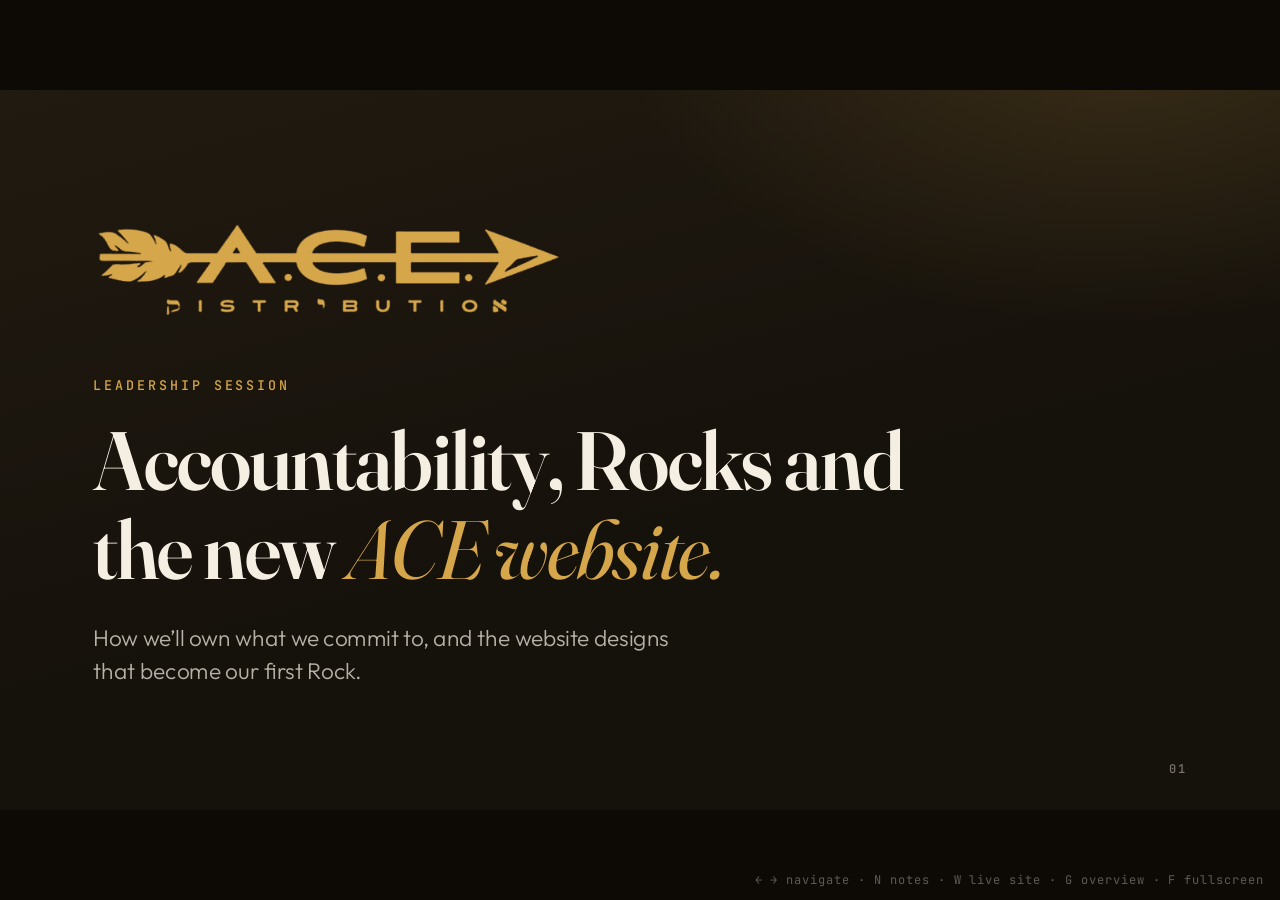
<file: index.html>
<!DOCTYPE html>
<html lang="en">
<head>
<meta charset="utf-8" />
<meta name="viewport" content="width=device-width, initial-scale=1" />
<meta http-equiv="refresh" content="0; url=deck/index.html" />
<title>ACE Design Review</title>
<style>body{font-family:system-ui,sans-serif;background:#15110b;color:#f5efe3;display:grid;place-items:center;min-height:100vh;margin:0;text-align:center;padding:24px}a{color:#d6a64a}</style>
</head>
<body>
  <p><a href="deck/index.html">Open the ACE design review deck</a></p>
</body>
</html>
</file>
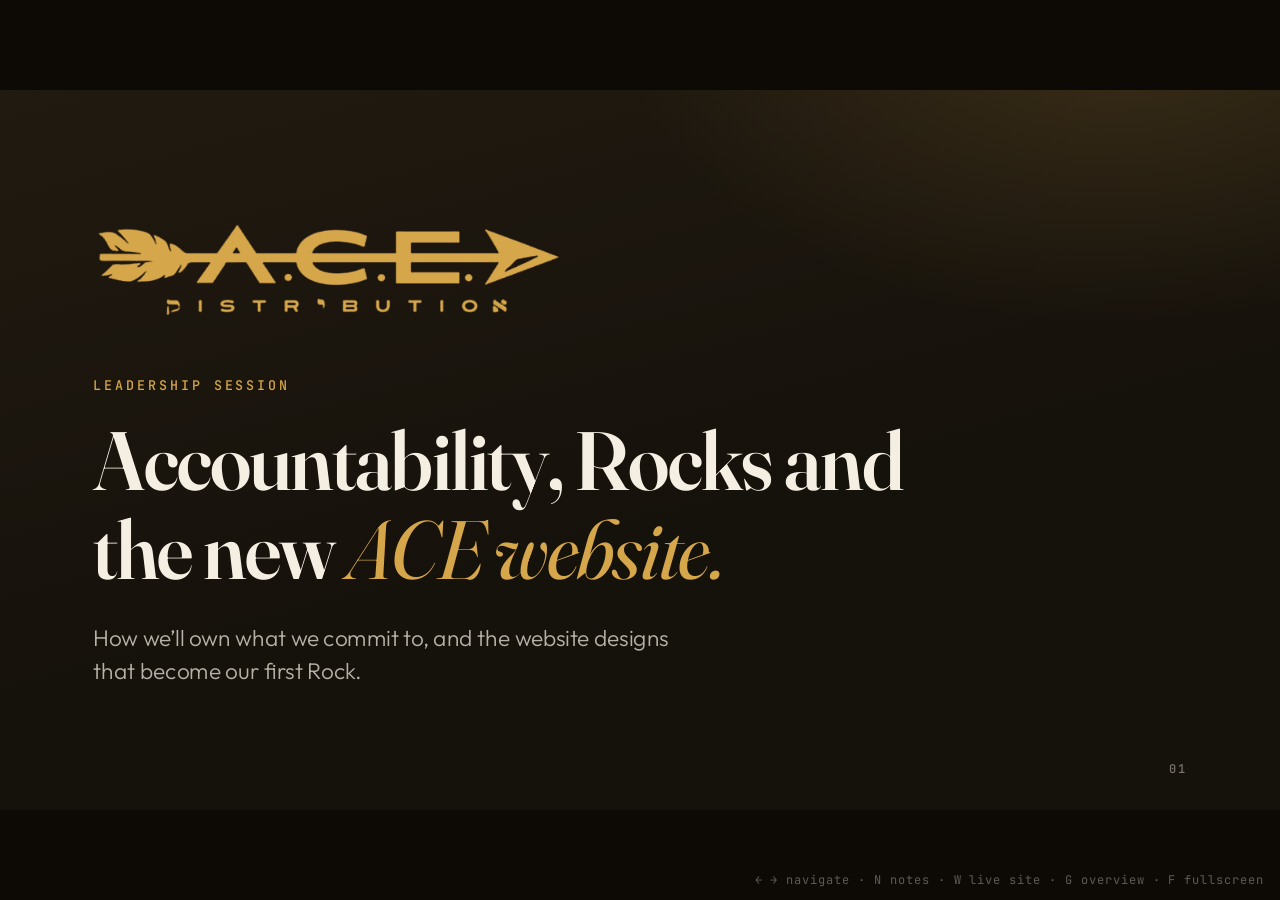
<file: deck/index.html>
<!DOCTYPE html>
<html lang="en">
<head>
<meta charset="utf-8" />
<meta name="viewport" content="width=device-width, initial-scale=1, viewport-fit=cover" />
<meta name="apple-mobile-web-app-capable" content="yes" />
<meta name="mobile-web-app-capable" content="yes" />
<meta name="apple-mobile-web-app-title" content="ACE Deck" />
<meta name="apple-mobile-web-app-status-bar-style" content="black-translucent" />
<meta name="theme-color" content="#15110b" />
<link rel="apple-touch-icon" href="assets/apple-touch-icon.png" />
<link rel="icon" type="image/png" href="assets/favicon.png" />
<title>ACE Design Review</title>
<link rel="preconnect" href="https://fonts.googleapis.com" />
<link rel="preconnect" href="https://fonts.gstatic.com" crossorigin />
<link href="https://fonts.googleapis.com/css2?family=Fraunces:ital,opsz,wght@0,9..144,400;0,9..144,600;0,9..144,700;1,9..144,400;1,9..144,600&family=Outfit:wght@300;400;500;600&family=JetBrains+Mono:wght@400;500&display=swap" rel="stylesheet" />
<style>
  :root {
    --night: #15110b;
    --night-2: #211a10;
    --cream: #f5efe3;
    --paper: #faf6ee;
    --ink: #1d1810;
    --ink-soft: #6b604c;
    --gold: #d6a64a;
    --gold-deep: #a9792a;
    --line: #e2d6bf;
    --line-dark: rgba(245, 239, 227, 0.14);
    --serif: 'Fraunces', Georgia, serif;
    --sans: 'Outfit', 'Avenir Next', 'Segoe UI', sans-serif;
    --mono: 'JetBrains Mono', ui-monospace, Menlo, monospace;
  }
  * { box-sizing: border-box; }
  html, body {
    margin: 0; height: 100%; overflow: hidden;
    background: #0d0a06; color: var(--ink);
    font-family: var(--sans);
    -webkit-font-smoothing: antialiased;
    -webkit-tap-highlight-color: transparent;
  }

  /* ---------- 16:9 stage, scaled to fit like PowerPoint ---------- */
  #viewport { position: fixed; inset: 0; overflow: hidden; }
  #stage {
    position: absolute; left: 50%; top: 50%; width: 1920px; height: 1080px;
    transform: translate(-50%, -50%); transform-origin: center center;
  }
  .slide {
    position: absolute; inset: 0; padding: 120px 140px 110px;
    display: flex; flex-direction: column;
    background: var(--paper);
    opacity: 0; visibility: hidden; transition: opacity .35s ease, visibility 0s .35s;
    overflow: hidden;
  }
  .slide.active { opacity: 1; visibility: visible; transition: opacity .35s ease; }
  .slide.light {
    background:
      radial-gradient(1400px 700px at 100% 0%, rgba(214,166,74,.13), transparent 60%),
      linear-gradient(170deg, var(--paper), var(--cream));
  }
  .slide.dark {
    color: var(--cream);
    background:
      radial-gradient(1300px 760px at 88% -8%, rgba(214,166,74,.16), transparent 58%),
      linear-gradient(165deg, var(--night-2), var(--night) 60%);
  }
  .slide.stage-dark { color: var(--cream); background: radial-gradient(1600px 900px at 50% 40%, #241c11, #0f0c08 75%); padding: 0; }

  /* slide chrome: logo top-left, number bottom-right */
  .chrome-logo { position: absolute; top: 56px; left: 140px; height: 34px; }
  .slide.light .chrome-logo { filter: brightness(.78) saturate(1.1); }
  .slide-num {
    position: absolute; right: 140px; bottom: 52px;
    font: 500 18px/1 var(--mono); letter-spacing: .14em; opacity: .45;
  }
  .slide-tag {
    position: absolute; left: 140px; bottom: 52px;
    font: 500 16px/1 var(--mono); letter-spacing: .2em; text-transform: uppercase; opacity: .45;
  }

  /* type */
  .kicker {
    font: 500 20px/1 var(--mono); letter-spacing: .22em; text-transform: uppercase;
    color: var(--gold-deep); margin: 0 0 36px;
  }
  .dark .kicker, .stage-dark .kicker { color: var(--gold); }
  h1, h2, h3 { font-family: var(--serif); font-weight: 600; margin: 0; letter-spacing: -0.02em; }
  h1 { font-size: 124px; line-height: 1.08; }
  h2 { font-size: 88px; line-height: 1.1; max-width: 15ch; }
  h3 { font-size: 46px; line-height: 1.1; }
  em { font-style: italic; font-weight: 400; }
  .gold { color: var(--gold); }
  .light .gold { color: var(--gold-deep); }
  .lede { font-size: 34px; line-height: 1.45; font-weight: 300; max-width: 40ch; margin: 40px 0 0; color: var(--ink-soft); }
  .dark .lede { color: rgba(245,239,227,.72); }
  .rule { width: 96px; height: 4px; background: var(--gold); border: 0; margin: 48px 0; }

  .bottom { margin-top: auto; }
  .center-v { justify-content: center; }

  /* numbered points */
  .points { list-style: none; padding: 0; margin: 64px 0 0; display: grid; gap: 0; max-width: 1400px; }
  .points li {
    display: grid; grid-template-columns: 110px 1fr; align-items: baseline;
    padding: 30px 0; border-top: 1px solid var(--line); font-size: 40px; line-height: 1.3;
  }
  .dark .points li { border-color: var(--line-dark); }
  .points li:last-child { border-bottom: 1px solid var(--line); }
  .dark .points li:last-child { border-color: var(--line-dark); }
  .points .n { font: 500 22px/1 var(--mono); color: var(--gold-deep); letter-spacing: .1em; }
  .dark .points .n { color: var(--gold); }
  .points small { display: block; font-size: 27px; color: var(--ink-soft); font-weight: 300; margin-top: 6px; }
  .dark .points small { color: rgba(245,239,227,.6); }

  /* big statement */
  .statement { font-family: var(--serif); font-weight: 600; font-size: 112px; line-height: 1.1; letter-spacing: -0.025em; max-width: 14ch; margin: 0; }
  .attrib { font: 500 20px/1.4 var(--mono); letter-spacing: .18em; text-transform: uppercase; opacity: .55; margin-top: 48px; }

  /* two-column */
  .cols { display: grid; grid-template-columns: 1fr 1fr; gap: 96px; margin-top: 72px; }
  .col h3 { margin-bottom: 20px; }
  .col p { font-size: 32px; line-height: 1.45; font-weight: 300; margin: 0 0 18px; color: var(--ink-soft); }
  .dark .col p { color: rgba(245,239,227,.7); }
  .col .label { font: 500 20px/1 var(--mono); letter-spacing: .2em; text-transform: uppercase; color: var(--gold-deep); margin-bottom: 26px; }
  .dark .col .label { color: var(--gold); }

  /* browser frame for website shots */
  .browser {
    border-radius: 14px; overflow: hidden; background: #111;
    box-shadow: 0 50px 120px -30px rgba(0,0,0,.65), 0 0 0 1px rgba(255,255,255,.07);
  }
  .browser .bar { height: 38px; background: #1f1a14; display: flex; align-items: center; gap: 9px; padding: 0 18px; }
  .browser .bar i { width: 12px; height: 12px; border-radius: 50%; background: #3b342a; display: block; }
  .browser .bar span { margin-left: 18px; font: 400 15px/1 var(--mono); color: rgba(245,239,227,.4); letter-spacing: .04em; }
  .browser img { display: block; width: 100%; height: auto; }
  .light .browser { box-shadow: 0 40px 90px -30px rgba(40,28,10,.45), 0 0 0 1px rgba(0,0,0,.06); }

  /* showcase (featured full slide) */
  .showcase { position: absolute; inset: 0; display: grid; place-items: center; padding: 84px 0 150px; }
  .showcase .browser { width: 1500px; }
  .showcase-cap {
    position: absolute; left: 210px; right: 210px; bottom: 54px;
    display: flex; align-items: baseline; gap: 28px;
  }
  .showcase-cap .num { font: 500 20px/1 var(--mono); color: var(--gold); letter-spacing: .14em; }
  .showcase-cap .name { font: 600 46px/1 var(--serif); }
  .showcase-cap .feel { font-size: 28px; font-weight: 300; opacity: .7; }
  .showcase-cap .tag { margin-left: auto; margin-right: 6px; font: 500 16px/1 var(--mono); letter-spacing: .2em; text-transform: uppercase; color: var(--gold); border: 1px solid rgba(214,166,74,.5); padding: 10px 16px; border-radius: 4px; }

  .live {
    font: 500 16px/1 var(--mono); letter-spacing: .16em; text-transform: uppercase; text-decoration: none;
    color: var(--night); background: var(--gold); padding: 11px 16px; border-radius: 4px; white-space: nowrap;
  }
  .live:hover { background: #e3b45e; }
  a.plain { color: inherit; text-decoration: none; display: block; }
  .why .live { display: inline-block; margin-top: 30px; }

  /* why-it-works */
  .why { display: grid; grid-template-columns: 860px 1fr; gap: 100px; align-items: center; height: 100%; }
  .why .side h2 { font-size: 80px; }
  .why .feeling { font-family: var(--serif); font-style: italic; font-size: 40px; line-height: 1.3; color: var(--gold-deep); margin: 26px 0 0; }
  .why ul { list-style: none; padding: 0; margin: 48px 0 0; }
  .why li { font-size: 31px; line-height: 1.4; padding: 18px 0 18px 40px; position: relative; border-top: 1px solid var(--line); }
  .why li::before { content: ''; position: absolute; left: 0; top: 34px; width: 16px; height: 2px; background: var(--gold-deep); }
  .why li.risk { color: var(--ink-soft); }
  .why li.risk::before { background: #b9ae98; }
  .why li b { font-weight: 600; }
  .swatches { display: flex; gap: 14px; margin-top: 30px; align-items: center; }
  .swatches i { width: 46px; height: 46px; border-radius: 50%; display: block; box-shadow: inset 0 0 0 1px rgba(0,0,0,.12); }
  .swatches span { font: 500 18px/1 var(--mono); letter-spacing: .14em; text-transform: uppercase; color: var(--ink-soft); margin-left: 10px; }

  /* five strip */
  .five { display: grid; grid-template-columns: repeat(5, 1fr); gap: 28px; margin-top: 80px; }
  .five figure { margin: 0; transition: opacity .3s; }
  .five figure.dim { opacity: .4; }
  .five .thumb { border-radius: 10px; overflow: hidden; aspect-ratio: 16/10; background: #222; box-shadow: 0 20px 50px -20px rgba(0,0,0,.6); }
  .five .thumb img { width: 100%; height: 100%; object-fit: cover; object-position: top left; display: block; }
  .five figure.feat .thumb { box-shadow: 0 0 0 4px var(--gold), 0 24px 60px -20px rgba(0,0,0,.7); }
  .five figcaption { margin-top: 22px; }
  .five figcaption .n { font: 500 17px/1 var(--mono); letter-spacing: .14em; color: var(--gold); }
  .five figcaption .t { display: block; font: 600 34px/1.15 var(--serif); margin-top: 10px; }
  .five figcaption .f { display: block; font-size: 22px; font-weight: 300; opacity: .65; margin-top: 6px; }

  /* other three gallery */
  .three { display: grid; grid-template-columns: repeat(3, 1fr); gap: 48px; margin-top: 64px; }
  .three .browser .bar { height: 26px; padding: 0 12px; gap: 6px; }
  .three .browser .bar i { width: 8px; height: 8px; }
  .three h3 { font-size: 42px; margin-top: 34px; }
  .three .n { font: 500 18px/1 var(--mono); color: var(--gold-deep); letter-spacing: .14em; margin-top: 34px; }
  .three .n + h3 { margin-top: 12px; }
  .three p { font-size: 25px; line-height: 1.45; font-weight: 300; color: var(--ink-soft); margin: 12px 0 0; }

  /* comparison table */
  table.compare { width: 100%; border-collapse: collapse; margin-top: 60px; font-size: 27px; }
  .compare th { font: 500 17px/1 var(--mono); letter-spacing: .18em; text-transform: uppercase; color: var(--gold-deep); text-align: left; padding: 0 22px 22px 0; }
  .compare td { padding: 24px 22px 24px 0; border-top: 1px solid var(--line); vertical-align: top; line-height: 1.35; font-weight: 300; }
  .compare td:first-child { font: 600 32px/1.1 var(--serif); white-space: nowrap; }
  .compare td:first-child i { display: inline-block; width: 16px; height: 16px; border-radius: 50%; margin-right: 16px; vertical-align: 3px; }
  .compare tr.feat td { background: rgba(214,166,74,.10); }
  .compare tr.feat td:first-child { box-shadow: inset 4px 0 0 var(--gold); padding-left: 20px; }
  .compare td:first-child { padding-left: 20px; }

  /* matrix strip */
  .mstrip { display: grid; grid-template-columns: repeat(5, 1fr); gap: 24px; margin-top: 64px; align-items: start; }
  .mstrip figure { margin: 0; }
  .mstrip .frame { border-radius: 10px; overflow: hidden; aspect-ratio: 4/3.4; box-shadow: 0 24px 60px -24px rgba(40,28,10,.55), 0 0 0 1px rgba(0,0,0,.06); }
  .mstrip img { width: 100%; height: 100%; object-fit: cover; object-position: top left; display: block; }
  .mstrip figcaption { font: 500 17px/1 var(--mono); letter-spacing: .14em; text-transform: uppercase; color: var(--ink-soft); margin-top: 18px; }

  /* chapter divider */
  .chapter-num { font: 400 300px/0.8 var(--serif); color: var(--gold); opacity: .18; position: absolute; right: 120px; bottom: 90px; letter-spacing: -0.04em; }

  /* EOS two-up cards */
  .duo { display: grid; grid-template-columns: 1fr 1fr; gap: 0; margin-top: 70px; border-top: 1px solid var(--line-dark); }
  .duo > div { padding: 54px 70px 0 0; }
  .duo > div + div { padding-left: 70px; border-left: 1px solid var(--line-dark); }
  .duo .big { font: 600 72px/1 var(--serif); }
  .duo .meta { font: 500 19px/1 var(--mono); letter-spacing: .2em; text-transform: uppercase; color: var(--gold); margin: 22px 0 32px; }
  .duo p { font-size: 32px; line-height: 1.45; font-weight: 300; color: rgba(245,239,227,.75); margin: 0 0 14px; }

  /* ownership table (editable) */
  table.own { width: 100%; border-collapse: collapse; margin-top: 56px; font-size: 32px; }
  .own th { font: 500 17px/1 var(--mono); letter-spacing: .18em; text-transform: uppercase; color: var(--gold-deep); text-align: left; padding: 0 0 20px; }
  .dark .own th { color: var(--gold); }
  .own td { padding: 26px 30px 26px 0; border-top: 1px solid var(--line); line-height: 1.3; }
  .dark .own td { border-color: var(--line-dark); }
  .own td.what { font-weight: 400; }
  .own td.what small { display: block; font-size: 24px; font-weight: 300; color: var(--ink-soft); margin-top: 6px; }
  .dark .own td.what small { color: rgba(245,239,227,.55); }
  .fill {
    display: inline-block; min-width: 260px; padding: 4px 6px 6px; border-bottom: 2px solid var(--line);
    font-family: var(--serif); font-size: 34px; outline: none; color: inherit;
  }
  .dark .fill { border-color: rgba(245,239,227,.25); }
  .fill:empty::before { content: attr(data-placeholder); color: #b9ae98; font-style: italic; font-weight: 400; }
  .dark .fill:empty::before { color: rgba(245,239,227,.3); }
  .fill:focus { border-color: var(--gold); }

  /* decision */
  .pick { display: grid; grid-template-columns: repeat(5, 1fr); gap: 22px; margin-top: 64px; }
  .pick button {
    all: unset; cursor: pointer; border: 1px solid var(--line-dark); border-radius: 12px; padding: 28px 26px;
    transition: border-color .2s, background .2s;
  }
  .pick button .n { font: 500 17px/1 var(--mono); color: var(--gold); letter-spacing: .14em; }
  .pick button .t { display: block; font: 600 33px/1.1 var(--serif); margin-top: 14px; }
  .pick button .f { display: block; font-size: 21px; font-weight: 300; opacity: .6; margin-top: 8px; }
  .pick button.feat { border-color: rgba(214,166,74,.55); }
  .pick button.chosen { background: var(--gold); border-color: var(--gold); color: var(--night); }
  .pick button.chosen .n { color: var(--night); }
  .pick button.chosen .f { opacity: .75; }

  /* tick lists inside the dark duo (Rocks / To-Dos) */
  .ticks { list-style: none; padding: 0; margin: 0; }
  .ticks li { position: relative; padding: 0 0 0 40px; margin: 0 0 18px; font-size: 32px; line-height: 1.4; font-weight: 300; color: rgba(245,239,227,.8); }
  .ticks li::before { content: ''; position: absolute; left: 0; top: 22px; width: 18px; height: 2px; background: var(--gold); }

  /* three-step weekly rhythm */
  .steps { display: grid; grid-template-columns: repeat(3, 1fr); gap: 64px; margin-top: 96px; }
  .steps > div { border-top: 2px solid var(--gold); padding-top: 40px; }
  .steps .n { font: 500 20px/1 var(--mono); letter-spacing: .14em; color: var(--gold-deep); }
  .steps h3 { font-size: 64px; margin: 24px 0 18px; }
  .steps p { font-size: 32px; line-height: 1.45; font-weight: 300; color: var(--ink-soft); margin: 0; max-width: 22ch; }

  /* Rock card: owner / due / status */
  .rock-meta { display: flex; gap: 72px; margin-top: 48px; align-items: baseline; flex-wrap: wrap; }
  .rock-meta > div { display: flex; flex-direction: column; gap: 14px; }
  .rock-meta .label { font: 500 18px/1 var(--mono); letter-spacing: .2em; text-transform: uppercase; color: var(--gold-deep); }
  .status {
    display: inline-block; font: 600 30px/1 var(--sans); color: #2f6b3a; padding: 10px 18px 12px;
    background: rgba(47,107,58,.10); border: 1px solid rgba(47,107,58,.35); border-radius: 999px; align-self: flex-start;
  }

  /* milestone tracker (the Rock thread through the deck) */
  .track { display: grid; grid-template-columns: repeat(4, 1fr); margin-top: 150px; position: relative; }
  .track .step { position: relative; padding-right: 28px; }
  .track .step::before {
    content: ''; position: absolute; left: 0; right: 0; top: 27px; height: 3px; background: var(--line);
  }
  .track .step:last-child::before { right: auto; width: 0; }
  .track .step.done::before { background: var(--gold); }
  .track .dot {
    position: relative; z-index: 1; width: 56px; height: 56px; border-radius: 50%; display: grid; place-items: center;
    font: 600 24px/1 var(--sans); background: var(--paper); border: 3px solid var(--line); color: var(--ink-soft);
  }
  .track .done .dot { background: var(--gold); border-color: var(--gold); color: var(--night); }
  .track .now .dot { border-color: var(--gold); color: var(--gold-deep); box-shadow: 0 0 0 8px rgba(214,166,74,.18); }
  .track .t { display: block; font: 600 32px/1.15 var(--serif); margin-top: 24px; max-width: 12ch; }
  .track .w { display: block; font: 500 17px/1 var(--mono); letter-spacing: .18em; text-transform: uppercase; color: var(--ink-soft); margin-top: 12px; }
  .track .done .w, .track .now .w { color: var(--gold-deep); }
  .dark .track .step::before { background: rgba(245,239,227,.16); }
  .dark .track .step.done::before { background: var(--gold); }
  .dark .track .dot { background: var(--night); border-color: rgba(245,239,227,.25); color: rgba(245,239,227,.6); }
  .dark .track .done .dot { background: var(--gold); border-color: var(--gold); color: var(--night); }
  .dark .track .now .dot { border-color: var(--gold); color: var(--gold); }
  .dark .track .t { color: var(--cream); }
  .dark .track .w { color: rgba(245,239,227,.5); }
  .dark .track .done .w, .dark .track .now .w { color: var(--gold); }
  .track.compact { margin-top: 72px; margin-bottom: 0; max-width: 1400px; }
  .track.compact .t { font-size: 26px; }

  /* small Rock marker, bottom-left of design slides */
  .rock-chip {
    position: absolute; left: 140px; bottom: 44px; font: 500 16px/1 var(--mono); letter-spacing: .16em; text-transform: uppercase;
    padding: 10px 14px; border-radius: 999px; border: 1px solid rgba(169,121,42,.45); color: var(--gold-deep);
  }
  .dark .rock-chip { border-color: rgba(214,166,74,.45); color: var(--gold); }
  .rock-chip.now { background: var(--gold); border-color: var(--gold); color: var(--night); }

  /* notes overlay */
  #notes {
    position: fixed; left: 0; right: 0; bottom: 0; max-height: 42vh; overflow: auto;
    background: rgba(15,12,8,.96); color: var(--cream); border-top: 2px solid var(--gold);
    padding: 22px clamp(18px, 4vw, 56px) 28px; font-size: clamp(15px, 1.6vw, 21px); line-height: 1.55;
    transform: translateY(100%); transition: transform .3s ease; z-index: 20;
  }
  #notes.open { transform: none; }
  #notes .h { font: 500 12px/1 var(--mono); letter-spacing: .2em; text-transform: uppercase; color: var(--gold); margin-bottom: 12px; }
  #notes p { margin: 0 0 10px; max-width: 80ch; }

  /* help hint */
  #hint {
    position: fixed; right: 16px; bottom: 14px; z-index: 15;
    font: 400 12px/1 var(--mono); letter-spacing: .08em; color: rgba(245,239,227,.35);
    transition: opacity .6s; pointer-events: none;
  }
  #hint.gone { opacity: 0; }

  /* overview grid */
  #overview {
    position: fixed; inset: 0; z-index: 30; background: rgba(13,10,6,.97); overflow: auto;
    display: none; padding: 40px; grid-template-columns: repeat(auto-fill, minmax(260px, 1fr)); gap: 18px; align-content: start;
  }
  #overview.open { display: grid; }
  #overview button {
    all: unset; cursor: pointer; color: var(--cream); border: 1px solid rgba(245,239,227,.15); border-radius: 8px; padding: 16px 18px;
    font: 400 16px/1.35 var(--sans);
  }
  #overview button b { display: block; font: 500 12px/1 var(--mono); color: var(--gold); letter-spacing: .14em; margin-bottom: 8px; }
  #overview button.cur { border-color: var(--gold); }

  @media print {
    html, body { overflow: visible; height: auto; background: none; }
    #viewport { position: static; display: block; }
    #stage { transform: none !important; }
    .slide { position: relative; opacity: 1; visibility: visible; page-break-after: always; }
    #notes, #hint, #overview { display: none; }
  }
</style>
</head>
<body>
<div id="viewport"><div id="stage">

  <!-- 1 · TITLE -->
  <section class="slide dark center-v" data-title="Title"
    data-notes="Two things today, and they belong together: how we create accountability with Rocks, and the website designs that become our first Rock.|Keep the open short. The room knows the business.">
    <img src="assets/ace-logo-gold.png" alt="A.C.E. Distribution" style="height:150px;width:auto;align-self:flex-start;margin-bottom:88px" />
    <p class="kicker">Leadership session</p>
    <h1 style="max-width:18ch">Accountability, Rocks and the new <em class="gold">ACE website.</em></h1>
    <p class="lede">How we’ll own what we commit to, and the website designs that become our first Rock.</p>
  </section>

  <!-- 2 · WHY WE'RE HERE -->
  <section class="slide light" data-title="Why we’re here"
    data-notes="Two jobs, one outcome. First, how we create accountability. Second, the website designs, and choosing one.|Then we put both together: the website becomes our first Rock, with owners and dates before we stand up.">
    <img class="chrome-logo" src="assets/ace-logo-gold.png" alt="" />
    <p class="kicker" style="margin-top:40px">Why we’re here</p>
    <h2>Two jobs, one outcome.</h2>
    <ol class="points">
      <li><span class="n">01</span><span>Create accountability<small>How we set Rocks, own them, and report on them every week.</small></span></li>
      <li><span class="n">02</span><span>Present the website designs<small>Five built, two featured, one to choose.</small></span></li>
      <li><span class="n">03</span><span>Leave with Rocks<small>The website becomes our first Rock: owners and dates before we stand up.</small></span></li>
    </ol>
  </section>

  <!-- 3 · ONE NAME -->
  <section class="slide dark center-v" data-title="One name on every Rock"
    data-notes="EOS is blunt on purpose: one name on every Rock.|If everyone owns it, no one owns it. That's how good ideas, like a new website, sit for years.|Accountability isn't blame. It's clarity: everyone knows who is driving.">
    <img class="chrome-logo" src="assets/ace-logo-gold.png" alt="" />
    <p class="kicker">Part 1 · Accountability</p>
    <p class="statement">One name<br/>on every <em class="gold">Rock.</em></p>
    <p class="lede">If everyone owns it, no one owns it. Accountability isn’t blame: it’s clarity, ownership and follow-through.</p>
  </section>

  <!-- 4 · ROCKS & TO-DOS -->
  <section class="slide dark" data-title="Rocks and To-Dos"
    data-notes="Two tools. Rocks are the few things that must be true in 90 days. Measurable, a clear 'done when', one owner.|To-Dos are seven-day promises. Done by next week, or flagged early.|Both are commitments: to the team, and to yourself.">
    <img class="chrome-logo" src="assets/ace-logo-gold.png" alt="" />
    <p class="kicker" style="margin-top:40px">Part 1 · The tools</p>
    <h2 style="max-width:none">Rocks and To-Dos.</h2>
    <div class="duo">
      <div>
        <div class="big">Rocks</div>
        <div class="meta">90 days</div>
        <ul class="ticks">
          <li>A few per person, not a wish list</li>
          <li>Measurable, with a clear “done when”</li>
          <li>One owner, always</li>
        </ul>
      </div>
      <div>
        <div class="big">To-Dos</div>
        <div class="meta">7 days</div>
        <ul class="ticks">
          <li>Short, specific promises</li>
          <li>Done by next week’s L10</li>
          <li>Or flagged early, never quietly late</li>
        </ul>
      </div>
    </div>
  </section>

  <!-- 5 · THE RHYTHM -->
  <section class="slide light" data-title="The weekly rhythm"
    data-notes="This is what makes it real: a weekly rhythm.|Set: every Rock gets one owner and a done-when.|Report: every L10, each owner says on track or off track. One word, no stories.|Resolve: if it's off track, it goes to the issues list and we solve it together.">
    <img class="chrome-logo" src="assets/ace-logo-gold.png" alt="" />
    <p class="kicker" style="margin-top:40px">Part 1 · The rhythm</p>
    <h2 style="max-width:none">Every week, out loud.</h2>
    <div class="steps">
      <div><span class="n">01</span><h3>Set</h3><p>Every Rock gets one owner and a clear “done when.”</p></div>
      <div><span class="n">02</span><h3>Report</h3><p>Every L10: on track or off track. One word, no stories.</p></div>
      <div><span class="n">03</span><h3>Resolve</h3><p>Off track goes on the issues list, and we solve it as a team.</p></div>
    </div>
  </section>

  <!-- 6 · DRIVE -->
  <section class="slide dark center-v" data-title="Drive"
    data-notes="This is the personal one. You're accountable for the things you give yourself.|Ambition without ownership is noise. Everyone here has had a 'we should redo the website' moment. You don't get credit for the intention. You get credit for the finish.|Which brings us to the website.">
    <img class="chrome-logo" src="assets/ace-logo-gold.png" alt="" />
    <p class="kicker">Part 1 · Drive</p>
    <p class="statement">Finish what you <em class="gold">give yourself.</em></p>
    <p class="lede">Ambition without ownership is noise. Credit goes to the finish, not the intention.</p>
  </section>

  <!-- 7 · OUR FIRST ROCK -->
  <section class="slide light" data-title="Our first Rock"
    data-notes="Here's where the two jobs meet. The website is our first Rock, run exactly the way we just described.|Four milestones. The first is already done: five directions, fully built. The second happens in this room, today.|From here on it gets reported in L10 like every other Rock.">
    <img class="chrome-logo" src="assets/ace-logo-gold.png" alt="" />
    <p class="kicker" style="margin-top:40px">Part 2 · Our first Rock</p>
    <h2 style="max-width:none">Launch the new ACE website.</h2>
    <div class="rock-meta">
      <div><span class="label">Owner</span><span class="fill" contenteditable="true" data-key="rockOwner" data-placeholder="Name"></span></div>
      <div><span class="label">Done by</span><span class="fill" contenteditable="true" data-key="rockDue" data-default="End of quarter" data-placeholder="Date" style="min-width:220px"></span></div>
      <div><span class="label">Status</span><span class="status">On track</span></div>
    </div>
    <div class="track" data-at="2"></div>
  </section>

  <!-- 8 · FIVE DIRECTIONS -->
  <section class="slide dark" data-title="Five directions" id="s-five"
    data-notes="Milestone one is done. Five directions, built end to end: homepage, services, booking. Not mood boards. Every one is live, and I can open any of them right now.|The two highlighted are the ones I want us to sit with. The other three are real alternates.|Try this with each one: cover the logo for two seconds. Does it still feel like ACE?">
    <img class="chrome-logo" src="assets/ace-logo-gold.png" alt="" />
    <p class="kicker" style="margin-top:40px">Part 2 · The designs</p>
    <h2>Five directions, built.<br/><em class="gold">Two</em> to sit with.</h2>
    <div class="five" id="five-strip"></div>
    <span class="rock-chip done">Website Rock · milestone 1 of 4 ✓</span>
  </section>

  <!-- 9–12 · FEATURED A / B (rendered from data) -->
  <section class="slide stage-dark" data-feature="0" data-kind="show" data-title="Featured A"></section>
  <section class="slide light" data-feature="0" data-kind="why" data-title="Featured A · why"></section>
  <section class="slide stage-dark" data-feature="1" data-kind="show" data-title="Featured B"></section>
  <section class="slide light" data-feature="1" data-kind="why" data-title="Featured B · why"></section>

  <!-- 13 · OTHER THREE -->
  <section class="slide light" data-title="The other three"
    data-notes="Not throwaways. Each one is complete and any of them could ship.|If someone in the room is pulling for one of these, say so now and we'll swap it into the final two.">
    <img class="chrome-logo" src="assets/ace-logo-gold.png" alt="" />
    <p class="kicker" style="margin-top:40px">Part 2 · Also built</p>
    <h2 style="max-width:none">The other three.</h2>
    <div class="three" id="three-grid"></div>
    <span class="rock-chip done">Website Rock · milestone 1 of 4 ✓</span>
  </section>

  <!-- 14 · ALL FIVE COMPARISON -->
  <section class="slide light" data-title="Side by side"
    data-notes="One line each, so we're comparing the same things: feeling, who it speaks to, what to watch for.|The watch-out column is where the real conversation is.">
    <img class="chrome-logo" src="assets/ace-logo-gold.png" alt="" />
    <p class="kicker" style="margin-top:40px">Part 2 · All five, side by side</p>
    <table class="compare" id="compare">
      <thead><tr><th style="padding-left:20px">Direction</th><th>Feeling</th><th>Speaks to</th><th>Watch out for</th></tr></thead>
      <tbody></tbody>
    </table>
    <span class="rock-chip done">Website Rock · milestone 1 of 4 ✓</span>
  </section>

  <!-- 15 · BOOKING -->
  <section class="slide light" data-title="Booking"
    data-notes="One slide on this. Whichever direction we choose, the booking matrix already matches it.|It turns a visit into a scheduled delivery window. That's what makes the site work for ACE, not just look good.">
    <img class="chrome-logo" src="assets/ace-logo-gold.png" alt="" />
    <p class="kicker" style="margin-top:40px">Part 2 · Built in, not bolted on</p>
    <h2 style="max-width:22ch">Every direction books deliveries, in its own colors.</h2>
    <div class="mstrip" id="mstrip"></div>
    <span class="rock-chip done">Website Rock · milestone 1 of 4 ✓</span>
  </section>

  <!-- 16 · DECISION -->
  <section class="slide dark" data-title="Decision"
    data-notes="Milestone two. Ask it plainly: which direction do we build?|Tap a card to mark the pick.|If the room splits, land on two and name who makes the final call by when. That's a To-Do, not a maybe.">
    <img class="chrome-logo" src="assets/ace-logo-gold.png" alt="" />
    <p class="kicker" style="margin-top:40px">Part 3 · Decide</p>
    <h2 style="max-width:none">Which direction do we build?</h2>
    <div class="pick" id="pick"></div>
    <p class="lede" style="margin-top:56px">If we can’t land on one, we land on two, and name who makes the final call by when.</p>
    <span class="rock-chip now">Website Rock · milestone 2 of 4 · today</span>
  </section>

  <!-- 17 · WEBSITE ROCKS -->
  <section class="slide light" data-title="The website Rocks"
    data-notes="Now we do what Part 1 described. Three Rocks for the website, each with a done-when.|One name on each, and a date. Fill them in right here, in the room.|From next week, each owner reports on track or off track in L10.">
    <img class="chrome-logo" src="assets/ace-logo-gold.png" alt="" />
    <p class="kicker" style="margin-top:40px">Part 3 · Commit</p>
    <h2 style="max-width:none">The website Rocks.</h2>
    <table class="own">
      <thead><tr><th style="width:58%">Rock · done when</th><th style="width:24%">Owner</th><th>Due</th></tr></thead>
      <tbody>
        <tr><td class="what">Launch the site in the chosen direction<small>Live on the domain, checked on phones, real photos.</small></td><td><span class="fill" contenteditable="true" data-key="rock1o" data-placeholder="Name"></span></td><td><span class="fill" contenteditable="true" data-key="rock1d" data-placeholder="Date" style="min-width:170px"></span></td></tr>
        <tr><td class="what">Booking flow taking real requests<small>Matrix live, requests landing with whoever confirms delivery windows.</small></td><td><span class="fill" contenteditable="true" data-key="rock2o" data-placeholder="Name"></span></td><td><span class="fill" contenteditable="true" data-key="rock2d" data-placeholder="Date" style="min-width:170px"></span></td></tr>
        <tr><td class="what">Content &amp; photos approved<small>Services, coverage and contact: written, approved, published.</small></td><td><span class="fill" contenteditable="true" data-key="rock3o" data-placeholder="Name"></span></td><td><span class="fill" contenteditable="true" data-key="rock3d" data-placeholder="Date" style="min-width:170px"></span></td></tr>
      </tbody>
    </table>
  </section>

  <!-- 18 · THIS WEEK -->
  <section class="slide light" data-title="This week’s To-Dos"
    data-notes="Seven-day promises to get the Rocks moving.|Put a name and a date on every line before anyone stands up. Read them back at the end.">
    <img class="chrome-logo" src="assets/ace-logo-gold.png" alt="" />
    <p class="kicker" style="margin-top:40px">Part 3 · This week</p>
    <h2 style="max-width:none">This week’s To-Dos.</h2>
    <table class="own" style="font-size:30px">
      <thead><tr><th style="width:56%">To-Do</th><th style="width:24%">Owner</th><th>Due</th></tr></thead>
      <tbody>
        <tr><td class="what">Confirm the chosen direction in writing</td><td><span class="fill" contenteditable="true" data-key="todo1o" data-placeholder="Name"></span></td><td><span class="fill" contenteditable="true" data-key="todo1d" data-placeholder="Date" style="min-width:160px"></span></td></tr>
        <tr><td class="what">Kick off the build in that direction</td><td><span class="fill" contenteditable="true" data-key="todo2o" data-placeholder="Name"></span></td><td><span class="fill" contenteditable="true" data-key="todo2d" data-placeholder="Date" style="min-width:160px"></span></td></tr>
        <tr><td class="what">Send the content &amp; photo list to owners</td><td><span class="fill" contenteditable="true" data-key="todo3o" data-placeholder="Name"></span></td><td><span class="fill" contenteditable="true" data-key="todo3d" data-placeholder="Date" style="min-width:160px"></span></td></tr>
        <tr><td class="what">Return photos &amp; copy</td><td><span class="fill" contenteditable="true" data-key="todo4o" data-placeholder="Name"></span></td><td><span class="fill" contenteditable="true" data-key="todo4d" data-placeholder="Date" style="min-width:160px"></span></td></tr>
      </tbody>
    </table>
  </section>

  <!-- 19 · CLOSE -->
  <section class="slide dark center-v" data-title="Close"
    data-notes="Close on the commitment, not the design. Read the Rock owners and To-Do names back.|Then: we'll hear where every Rock stands, every week in L10, until the site is live.">
    <img src="assets/ace-logo-gold.png" alt="A.C.E. Distribution" style="height:96px;width:auto;align-self:flex-start;margin-bottom:64px" />
    <p class="statement">Own it.<br/><em class="gold">Finish it.</em></p>
    <p class="lede">Rocks set. Owners named. Every week in L10, we’ll hear where they stand.</p>
    <div class="track compact" data-at="3"></div>
  </section>

  <!-- APPENDIX: full showcase of every non-featured design (rendered from data) -->
  <section class="slide dark center-v" data-title="Appendix"
    data-notes="Backup slides: a full view of each alternate, in case the room wants to swap one into the final two.">
    <img class="chrome-logo" src="assets/ace-logo-gold.png" alt="" />
    <p class="kicker">Appendix</p>
    <h2>The alternates, full size.</h2>
    <p class="lede">Swap any of these into the final two if the room is pulling for it. All five live sites: <a href="https://jpzllkfl.github.io/ace-design-presentation/designs/index.html" target="_blank" rel="noopener" style="color:var(--gold)">designs/</a> · or press W on any design slide.</p>
  </section>
  <section class="slide stage-dark" data-alt="0" data-kind="show" data-title="Alternate"></section>
  <section class="slide stage-dark" data-alt="1" data-kind="show" data-title="Alternate"></section>
  <section class="slide stage-dark" data-alt="2" data-kind="show" data-title="Alternate"></section>

</div></div>

<div id="notes"><div class="h">Speaker notes · <span id="notes-title"></span></div><div id="notes-body"></div></div>
<div id="hint">← → navigate · N notes · W live site · G overview · F fullscreen</div>
<div id="overview"></div>

<script>
/* ---------- The five directions ---------- */
const CONCEPTS = {
  bigsky: {
    n: '01', name: 'Big Sky', feel: 'Warm, editorial, timeless.',
    accent: 'Gold · prairie heritage', colors: ['#d6a64a', '#2a1d10', '#f4ecdc'],
    img: 'assets/hero_bigsky.jpg', matrix: 'assets/matrix_bigsky.jpg',
    feeling: 'A family company that’s been doing this right for a long time.',
    speaks: 'Farm, ranch, and long-time accounts',
    risk: 'Can read soft or lifestyle to hard-nosed fleet buyers.',
    why: [
      '<b>The gold is ours.</b> Its palette is the ACE mark — the logo looks native, not placed.',
      '<b>Editorial serif = credibility.</b> Reads established without reading corporate.',
      '<b>“Delivered like family”</b> says the family-company promise without a history lesson.'
    ],
    notes: 'Name the feeling in one sentence: a family company that has been doing this right for a long time.|Point out how the gold in the site is the gold in our mark — nothing fights the logo.|Ask the room: cover the logo for two seconds. Still ACE?'
  },
  piney: {
    n: '02', name: 'Piney Woods', feel: 'Rooted, calm, organic.',
    accent: 'Forest green · handshake trust', colors: ['#c9b27c', '#24301f', '#eef0e6'],
    img: 'assets/hero_piney.jpg', matrix: 'assets/matrix_piney.jpg',
    feeling: 'The handshake you can trust.',
    speaks: 'Relationship buyers who value calm and trust',
    risk: 'Green pulls away from the gold mark; forest isn’t oilfield TX-LA-OK.',
    why: [
      '<b>Calmest of the five.</b> Lets trust do the selling.',
      '<b>“Grown from family. Built on trust.”</b> Clear, quiet headline.',
      '<b>How-it-works band</b> walks a new buyer through ordering.'
    ],
    notes: 'The handshake you can trust. Calm, rooted.|Honest risk: the green pulls away from our gold, and the forest feels East Texas more than our corridors.'
  },
  openwater: {
    n: '03', name: 'Open Water', feel: 'Crisp, corporate, confident.',
    accent: 'Teal / sand · B2B polish', colors: ['#d8a35a', '#14303a', '#f2ede2'],
    img: 'assets/hero_openwater.jpg', matrix: 'assets/matrix_openwater.jpg',
    feeling: 'A supplier that runs like a serious business.',
    speaks: 'Procurement and larger B2B accounts',
    risk: 'Offshore rig reads as drilling, not distribution. Coolest temperature.',
    why: [
      '<b>Sharpest B2B polish.</b> Feels at home in a procurement review.',
      '<b>“Clean oil. Clear counsel. On time, every time.”</b> Promise as a rhythm.',
      '<b>Product grid</b> built for buyers who already know what they want.'
    ],
    notes: 'A supplier that runs like a serious business. Built for procurement.|Risk: the offshore rig says drilling, not distribution. Imagery would need to change.'
  },
  heartland: {
    n: '04', name: 'Heartland Steel', feel: 'Bold, cinematic, industrial.',
    accent: 'Orange on dark · ops drama', colors: ['#e08a2c', '#141210', '#efe7da'],
    img: 'assets/hero_heartland.jpg', matrix: 'assets/matrix_heartland.jpg',
    feeling: 'Heavy-duty product and people who answer the phone.',
    speaks: 'Fleet, oilfield, and operations buyers',
    risk: 'Loudest option. The orange accent needs tuning toward our gold.',
    why: [
      '<b>Built for the buyer who runs trucks.</b> Speaks ops, not lifestyle.',
      '<b>Dark stage lets the mark pop.</b> The gold logo has never looked stronger.',
      '<b>Most distinct in the market.</b> Nobody in our space looks like this.'
    ],
    notes: 'Heavy-duty product and people who answer the phone. Built for the long haul.|This is the same promise as Big Sky at a different volume.|Fair risk: it is loud, and the orange would move toward our gold in the build.'
  },
  hill: {
    n: '05', name: 'Hill Country', feel: 'Warm, friendly, welcoming.',
    accent: 'Terracotta · Texas hospitality', colors: ['#b8553a', '#2c2118', '#f3ead9'],
    img: 'assets/hero_hill.jpg', matrix: 'assets/matrix_hill.jpg',
    feeling: 'Pull up a chair — we’ll take care of you.',
    speaks: 'Smaller and first-time accounts',
    risk: 'Most consumer-feeling; terracotta competes with the gold mark.',
    why: [
      '<b>Friendliest door in.</b> Lowers the bar to the first call.',
      '<b>“Welcome to the family.”</b> Hospitality as the brand.',
      '<b>Card-on-landscape hero</b> keeps the message front and center.'
    ],
    notes: 'Pull up a chair — Texas hospitality.|Risk: it is the most consumer-feeling of the five, and terracotta competes with our gold.'
  }
};
const ORDER = ['bigsky', 'piney', 'openwater', 'heartland', 'hill'];
ORDER.forEach(k => { CONCEPTS[k].key = k; });
// Live sites are opened from the hosted copy so the links work wherever the deck is opened
// (a downloaded file, the Files app, another device). Served by GitHub Pages from main.
const LIVE_BASE = 'https://jpzllkfl.github.io/ace-design-presentation/designs/';
const live = c => `${LIVE_BASE}${c.key}.html`;

/* Featured pair: default Big Sky + Heartland Steel. Swap with ?pair=piney,openwater */
let FEATURED = ['bigsky', 'heartland'];
try {
  const p = new URLSearchParams(location.search).get('pair');
  if (p) {
    const ids = p.split(',').map(s => s.trim()).filter(s => CONCEPTS[s]);
    if (ids.length === 2 && ids[0] !== ids[1]) FEATURED = ids;
  }
} catch (e) {}
const ALTS = ORDER.filter(k => !FEATURED.includes(k));

const browser = (c, extra = '') =>
  `<div class="browser" ${extra}><div class="bar"><i></i><i></i><i></i><span>ace distribution · ${c.name.toLowerCase()}</span></div><img src="${c.img}" alt="${c.name} homepage concept" /></div>`;

function renderShow(sec, c, tag) {
  sec.innerHTML = `
    <div class="showcase">${browser(c)}</div>
    <div class="showcase-cap">
      <span class="num">${c.n}</span><span class="name">${c.name}</span><span class="feel">${c.feel}</span>
      <span class="tag">${tag}</span>
      <a class="live" href="${live(c)}" target="_blank" rel="noopener">Open live ↗</a>
    </div>`;
}
function renderWhy(sec, c, letter) {
  sec.innerHTML = `
    <img class="chrome-logo" src="assets/ace-logo-gold.png" alt="" />
    <div class="why">
      <div>${browser(c)}<a class="live" href="${live(c)}" target="_blank" rel="noopener">Open the live site ↗</a></div>
      <div class="side">
        <p class="kicker">Featured ${letter} · ${c.n}</p>
        <h2>${c.name}</h2>
        <p class="feeling">“${c.feeling}”</p>
        <ul>${c.why.map(w => `<li>${w}</li>`).join('')}<li class="risk"><b>Watch:</b> ${c.risk}</li></ul>
        <div class="swatches">${c.colors.map(h => `<i style="background:${h}"></i>`).join('')}<span>${c.accent}</span></div>
      </div>
    </div>`;
}

document.querySelectorAll('[data-feature]').forEach(sec => {
  const i = +sec.dataset.feature, c = CONCEPTS[FEATURED[i]], letter = 'AB'[i];
  sec.dataset.design = FEATURED[i];
  if (sec.dataset.kind === 'show') {
    renderShow(sec, c, 'Featured ' + letter);
    sec.dataset.title = `Featured ${letter} · ${c.name}`;
    sec.dataset.notes = c.notes;
  } else {
    renderWhy(sec, c, letter);
    sec.dataset.title = `${c.name} · why it works`;
    sec.dataset.notes = 'Three reasons it works for ACE, one honest risk.|' + c.why.map(w => w.replace(/<[^>]+>/g, '')).join('|') + '|Watch: ' + c.risk;
  }
});
document.querySelectorAll('[data-alt]').forEach(sec => {
  const c = CONCEPTS[ALTS[+sec.dataset.alt]];
  sec.dataset.design = ALTS[+sec.dataset.alt];
  renderShow(sec, c, 'Alternate');
  sec.dataset.title = `Alternate · ${c.name}`;
  sec.dataset.notes = c.notes;
});

document.getElementById('five-strip').innerHTML = ORDER.map(k => {
  const c = CONCEPTS[k], f = FEATURED.includes(k);
  return `<figure class="${f ? 'feat' : 'dim'}"><a class="plain" href="${live(c)}" target="_blank" rel="noopener"><div class="thumb"><img src="${c.img}" alt="${c.name}" /></div>
    <figcaption><span class="n">${c.n}${f ? ' · FEATURED' : ''}</span><span class="t">${c.name}</span><span class="f">${c.feel}</span></figcaption></a></figure>`;
}).join('');

document.getElementById('three-grid').innerHTML = ALTS.map(k => {
  const c = CONCEPTS[k];
  return `<a class="plain" href="${live(c)}" target="_blank" rel="noopener">${browser(c)}<div class="n">${c.n} · ${c.accent}</div><h3>${c.name}</h3><p>${c.feel} ${c.feeling}</p></a>`;
}).join('');

document.querySelector('#compare tbody').innerHTML = ORDER.map(k => {
  const c = CONCEPTS[k];
  return `<tr class="${FEATURED.includes(k) ? 'feat' : ''}"><td><i style="background:${c.colors[0]}"></i>${c.name}</td><td>${c.feel}</td><td>${c.speaks}</td><td>${c.risk}</td></tr>`;
}).join('');

document.getElementById('mstrip').innerHTML = ORDER.map(k => {
  const c = CONCEPTS[k];
  return `<figure><div class="frame"><img src="${c.matrix}" alt="${c.name} booking matrix" /></div><figcaption>${c.n} · ${c.name}</figcaption></figure>`;
}).join('');

/* ---------- milestone tracker: the Rock, rendered wherever .track appears ---------- */
const MILESTONES = [
  ['Five directions built', 'Delivered'],
  ['Choose the direction', 'Today'],
  ['Build + booking live', 'Next'],
  ['Launch', 'Done when live']
];
document.querySelectorAll('.track').forEach(t => {
  const at = +t.dataset.at; // the milestone in progress; earlier ones are done
  t.innerHTML = MILESTONES.map(([title, when], i) => {
    const n = i + 1, state = n < at ? 'done' : n === at ? 'now' : 'next';
    const w = state === 'done' ? 'Done' : state === 'now' ? (n === 2 ? 'Today' : 'In progress') : when;
    return `<div class="step ${state}"><span class="dot">${state === 'done' ? '✓' : n}</span><span class="t">${title}</span><span class="w">${w}</span></div>`;
  }).join('');
});

/* ---------- local persistence for names / pick (per-device convenience) ---------- */
const store = {
  get(k) { try { return localStorage.getItem('ace-deck:' + k); } catch (e) { return null; } },
  set(k, v) { try { localStorage.setItem('ace-deck:' + k, v); } catch (e) {} }
};
document.querySelectorAll('.fill').forEach(el => {
  const v = store.get(el.dataset.key); if (v) el.textContent = v; else if (el.dataset.default) el.textContent = el.dataset.default;
  el.addEventListener('input', () => store.set(el.dataset.key, el.textContent.trim()));
  el.addEventListener('keydown', e => { e.stopPropagation(); if (e.key === 'Enter' || e.key === 'Escape') { e.preventDefault(); el.blur(); } });
});
const pick = document.getElementById('pick');
pick.innerHTML = ORDER.map(k => {
  const c = CONCEPTS[k];
  return `<button data-k="${k}" class="${FEATURED.includes(k) ? 'feat' : ''}"><span class="n">${c.n}</span><span class="t">${c.name}</span><span class="f">${c.feel}</span></button>`;
}).join('');
const paintPick = k => pick.querySelectorAll('button').forEach(b => b.classList.toggle('chosen', b.dataset.k === k));
paintPick(store.get('pick'));
pick.addEventListener('click', e => {
  const b = e.target.closest('button'); if (!b) return;
  const k = b.classList.contains('chosen') ? '' : b.dataset.k;
  store.set('pick', k); paintPick(k);
});

/* ---------- deck engine ---------- */
const slides = [...document.querySelectorAll('.slide')];
const stage = document.getElementById('stage');
const total = slides.length;
slides.forEach((s, i) => {
  if (s.classList.contains('stage-dark')) return;
  const n = document.createElement('span');
  n.className = 'slide-num'; n.textContent = String(i + 1).padStart(2, '0');
  s.appendChild(n);
});

function fit() {
  const s = Math.min(innerWidth / 1920, innerHeight / 1080);
  stage.style.transform = `translate(-50%, -50%) scale(${s})`;
}
addEventListener('resize', fit); fit();

let cur = 0;
function go(i) {
  i = Math.max(0, Math.min(total - 1, i));
  slides[cur].classList.remove('active');
  cur = i;
  slides[cur].classList.add('active');
  const s = slides[cur];
  document.getElementById('notes-title').textContent = `${cur + 1} / ${total} · ${s.dataset.title || ''}`;
  document.getElementById('notes-body').innerHTML = (s.dataset.notes || '—').split('|').map(p => `<p>${p}</p>`).join('');
  try { history.replaceState(null, '', location.pathname + location.search + '#' + (cur + 1)); } catch (e) {}
  if (overview.classList.contains('open')) buildOverview();
}
const notes = document.getElementById('notes');
const overview = document.getElementById('overview');
function buildOverview() {
  overview.innerHTML = slides.map((s, i) => `<button data-i="${i}" class="${i === cur ? 'cur' : ''}"><b>${String(i + 1).padStart(2, '0')}</b>${s.dataset.title || ''}</button>`).join('');
}
overview.addEventListener('click', e => {
  const b = e.target.closest('button'); if (!b) return;
  overview.classList.remove('open'); go(+b.dataset.i);
});
function fullscreen() {
  const d = document.documentElement;
  if (!document.fullscreenElement && !document.webkitFullscreenElement) (d.requestFullscreen || d.webkitRequestFullscreen || (() => {})).call(d);
  else (document.exitFullscreen || document.webkitExitFullscreen).call(document);
}
addEventListener('keydown', e => {
  if (e.target.isContentEditable) return;
  const k = e.key;
  if (['ArrowRight', 'ArrowDown', 'PageDown', ' ', 'Enter'].includes(k)) { e.preventDefault(); go(cur + 1); }
  else if (['ArrowLeft', 'ArrowUp', 'PageUp', 'Backspace'].includes(k)) { e.preventDefault(); go(cur - 1); }
  else if (k === 'Home') go(0);
  else if (k === 'End') go(total - 1);
  else if (k === 'n' || k === 'N') notes.classList.toggle('open');
  else if (k === 'f' || k === 'F') fullscreen();
  else if (k === 'w' || k === 'W') {
    const d = slides[cur].dataset.design;
    window.open(d ? live(CONCEPTS[d]) : LIVE_BASE + 'index.html', '_blank', 'noopener');
  }
  else if (k === 'g' || k === 'G') { buildOverview(); overview.classList.toggle('open'); }
  else if (k === 'Escape') { overview.classList.remove('open'); notes.classList.remove('open'); }
});
/* touch: swipe left/right to move; two-finger tap toggles notes */
let tx = null, ty = null;
addEventListener('touchstart', e => {
  if (e.touches.length === 2) { notes.classList.toggle('open'); tx = null; return; }
  tx = e.touches[0].clientX; ty = e.touches[0].clientY;
}, { passive: true });
addEventListener('touchend', e => {
  if (tx === null || overview.classList.contains('open')) return;
  const dx = e.changedTouches[0].clientX - tx, dy = e.changedTouches[0].clientY - ty;
  if (Math.abs(dx) > 50 && Math.abs(dx) > Math.abs(dy)) go(cur + (dx < 0 ? 1 : -1));
  tx = null;
}, { passive: true });
/* click right/left third of the screen on non-interactive areas */
document.getElementById('viewport').addEventListener('click', e => {
  if (e.target.closest('button, .fill, a')) return;
  if (e.clientX > innerWidth * 0.66) go(cur + 1);
  else if (e.clientX < innerWidth * 0.33) go(cur - 1);
});
setTimeout(() => document.getElementById('hint').classList.add('gone'), 5000);

const start = parseInt(location.hash.slice(1), 10);
slides[0].classList.add('active');
go(Number.isFinite(start) ? start - 1 : 0);
</script>
</body>
</html>
</file>
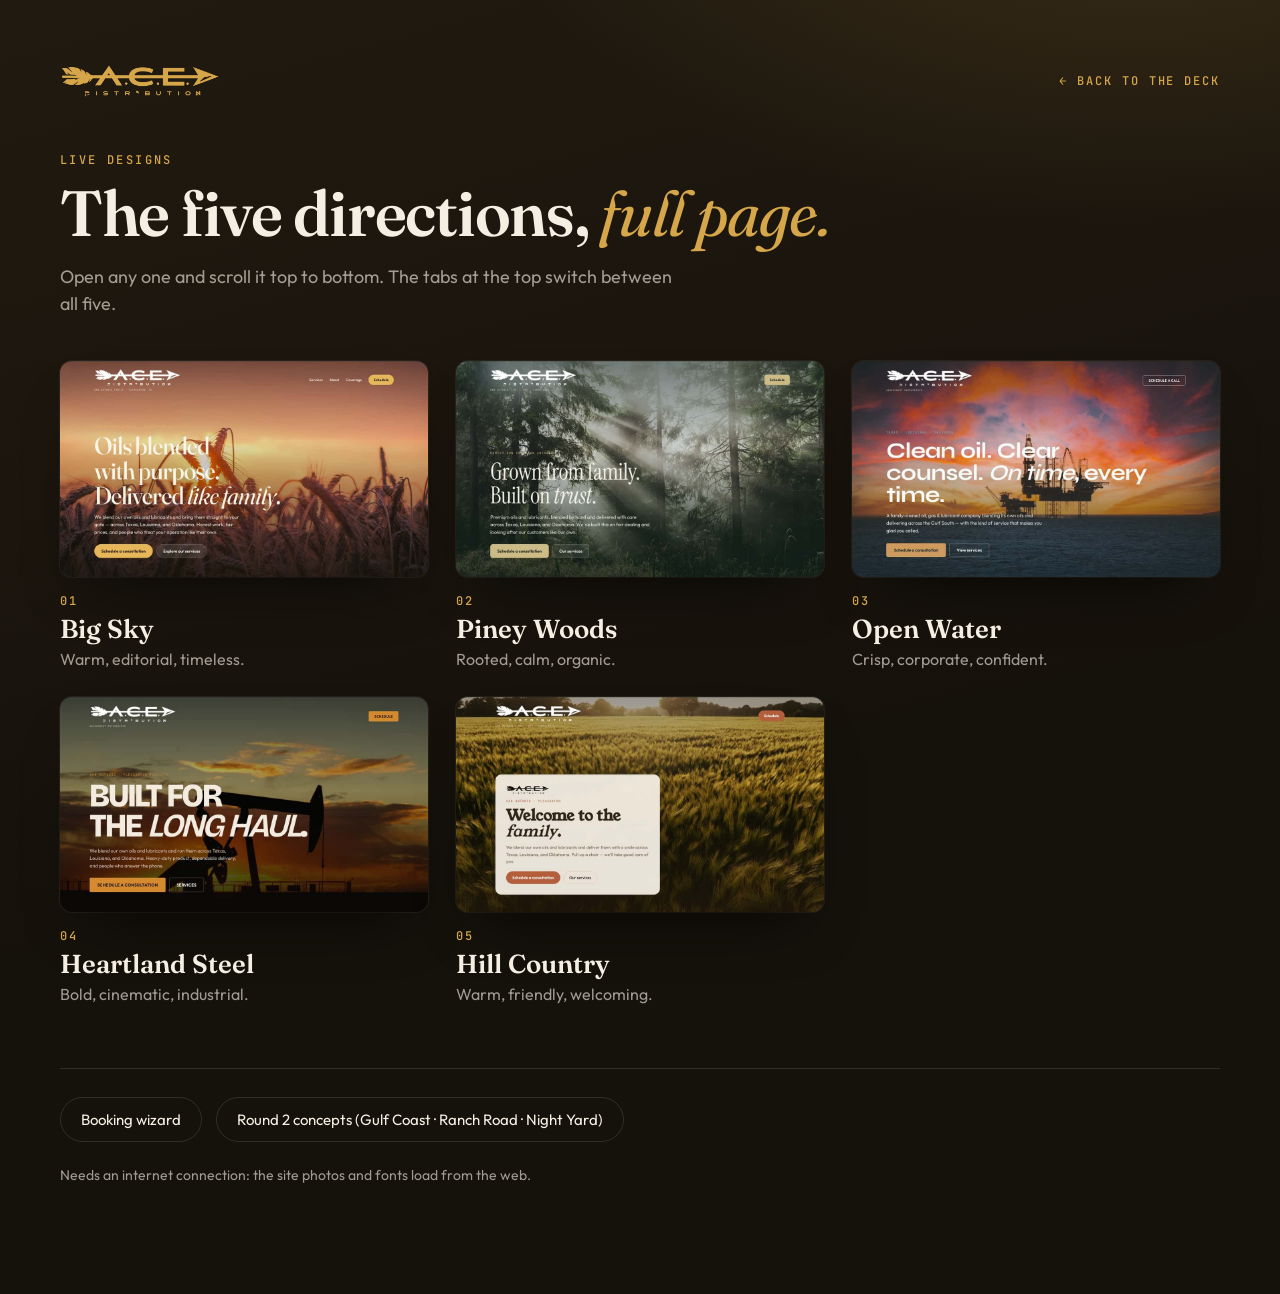
<file: designs/index.html>
<!DOCTYPE html>
<html lang="en">
<head>
<meta charset="utf-8" />
<meta name="viewport" content="width=device-width, initial-scale=1" />
<title>ACE Live Designs</title>
<link rel="preconnect" href="https://fonts.googleapis.com" />
<link rel="preconnect" href="https://fonts.gstatic.com" crossorigin />
<link href="https://fonts.googleapis.com/css2?family=Fraunces:ital,opsz,wght@0,9..144,600;1,9..144,400&family=Outfit:wght@300;400;500&family=JetBrains+Mono:wght@500&display=swap" rel="stylesheet" />
<style>
  :root { --night: #15110b; --cream: #f5efe3; --gold: #d6a64a; --soft: rgba(245,239,227,.62); --line: rgba(245,239,227,.12); }
  * { box-sizing: border-box; }
  body {
    margin: 0; min-height: 100vh; color: var(--cream); font-family: 'Outfit', system-ui, sans-serif;
    background: radial-gradient(1100px 600px at 90% -10%, rgba(214,166,74,.16), transparent 60%), linear-gradient(165deg, #211a10, var(--night) 60%);
    -webkit-font-smoothing: antialiased;
  }
  main { max-width: 1240px; margin: 0 auto; padding: 48px 16px 72px; }
  @media (min-width: 720px) { main { padding: 64px 40px 96px; } }
  header { display: flex; align-items: center; justify-content: space-between; gap: 16px; flex-wrap: wrap; }
  header img { height: 34px; width: auto; }
  header a { font: 500 12px/1 'JetBrains Mono', monospace; letter-spacing: .16em; text-transform: uppercase; color: var(--gold); text-decoration: none; }
  .kicker { font: 500 12px/1 'JetBrains Mono', monospace; letter-spacing: .2em; text-transform: uppercase; color: var(--gold); margin: 56px 0 14px; }
  h1 { font: 600 clamp(36px, 6vw, 64px)/1.02 'Fraunces', Georgia, serif; letter-spacing: -.02em; margin: 0; }
  h1 em { font-style: italic; font-weight: 400; color: var(--gold); }
  .lede { color: var(--soft); font-size: 18px; line-height: 1.5; max-width: 52ch; margin: 18px 0 0; }
  .grid { display: grid; grid-template-columns: repeat(auto-fill, minmax(min(100%, 340px), 1fr)); gap: 28px; margin-top: 44px; }
  .card { display: block; color: inherit; text-decoration: none; }
  .card .shot { border-radius: 12px; overflow: hidden; aspect-ratio: 1100/644; background: #222; box-shadow: 0 30px 60px -30px rgba(0,0,0,.7), 0 0 0 1px rgba(255,255,255,.06); transition: transform .25s ease, box-shadow .25s ease; }
  .card .shot img { width: 100%; height: 100%; object-fit: cover; display: block; }
  .card:hover .shot, .card:focus-visible .shot { transform: translateY(-4px); box-shadow: 0 0 0 2px var(--gold), 0 30px 60px -30px rgba(0,0,0,.7); }
  .card .n { font: 500 12px/1 'JetBrains Mono', monospace; letter-spacing: .14em; color: var(--gold); margin-top: 18px; display: block; }
  .card .t { display: block; font: 600 26px/1.15 'Fraunces', Georgia, serif; margin-top: 8px; }
  .card .f { display: block; color: var(--soft); font-size: 16px; margin-top: 4px; }
  .more { margin-top: 64px; border-top: 1px solid var(--line); padding-top: 28px; display: flex; gap: 14px; flex-wrap: wrap; }
  .more a { color: var(--cream); text-decoration: none; border: 1px solid var(--line); border-radius: 999px; padding: 12px 20px; font-size: 15px; }
  .more a:hover { border-color: var(--gold); }
  .note { color: var(--soft); font-size: 14px; margin-top: 24px; }
</style>
</head>
<body>
<main>
  <header>
    <img src="../deck/assets/ace-logo-gold.png" alt="A.C.E. Distribution" />
    <a href="../deck/index.html">← Back to the deck</a>
  </header>
  <p class="kicker">Live designs</p>
  <h1>The five directions, <em>full page.</em></h1>
  <p class="lede">Open any one and scroll it top to bottom. The tabs at the top switch between all five.</p>

  <div class="grid">
    <a class="card" href="bigsky.html"><div class="shot"><img src="../deck/assets/hero_bigsky.jpg" alt="" /></div><span class="n">01</span><span class="t">Big Sky</span><span class="f">Warm, editorial, timeless.</span></a>
    <a class="card" href="piney.html"><div class="shot"><img src="../deck/assets/hero_piney.jpg" alt="" /></div><span class="n">02</span><span class="t">Piney Woods</span><span class="f">Rooted, calm, organic.</span></a>
    <a class="card" href="openwater.html"><div class="shot"><img src="../deck/assets/hero_openwater.jpg" alt="" /></div><span class="n">03</span><span class="t">Open Water</span><span class="f">Crisp, corporate, confident.</span></a>
    <a class="card" href="heartland.html"><div class="shot"><img src="../deck/assets/hero_heartland.jpg" alt="" /></div><span class="n">04</span><span class="t">Heartland Steel</span><span class="f">Bold, cinematic, industrial.</span></a>
    <a class="card" href="hill.html"><div class="shot"><img src="../deck/assets/hero_hill.jpg" alt="" /></div><span class="n">05</span><span class="t">Hill Country</span><span class="f">Warm, friendly, welcoming.</span></a>
  </div>

  <div class="more">
    <a href="booking-wizard.html">Booking wizard</a>
    <a href="round2-concepts.html">Round 2 concepts (Gulf Coast · Ranch Road · Night Yard)</a>
  </div>
  <p class="note">Needs an internet connection: the site photos and fonts load from the web.</p>
</main>
</body>
</html>
</file>
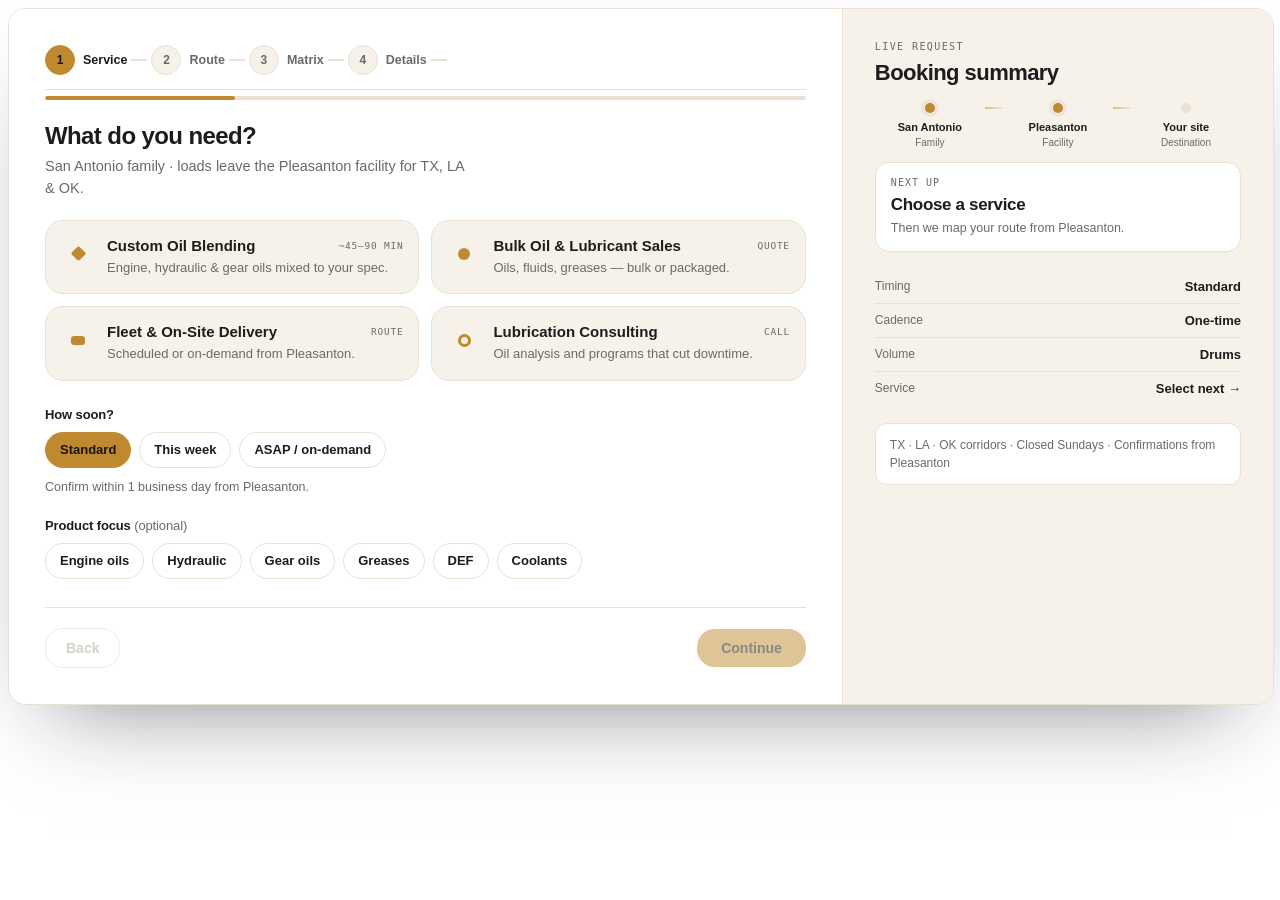
<file: designs/booking-wizard.html>
<!DOCTYPE html>
<html lang="en"><head><meta charset="utf-8" /><meta name="viewport" content="width=device-width, initial-scale=1" />
<meta http-equiv="refresh" content="0; url=BookingWizard.dc.html" /><title>ACE design · booking wizard</title>
<script>location.replace('BookingWizard.dc.html');</script>
<style>body{background:#15110b;color:#f5efe3;font-family:system-ui,sans-serif;display:grid;place-items:center;min-height:100vh;margin:0}a{color:#d6a64a}</style></head>
<body><a href="BookingWizard.dc.html">Open the booking wizard</a></body></html>
</file>
